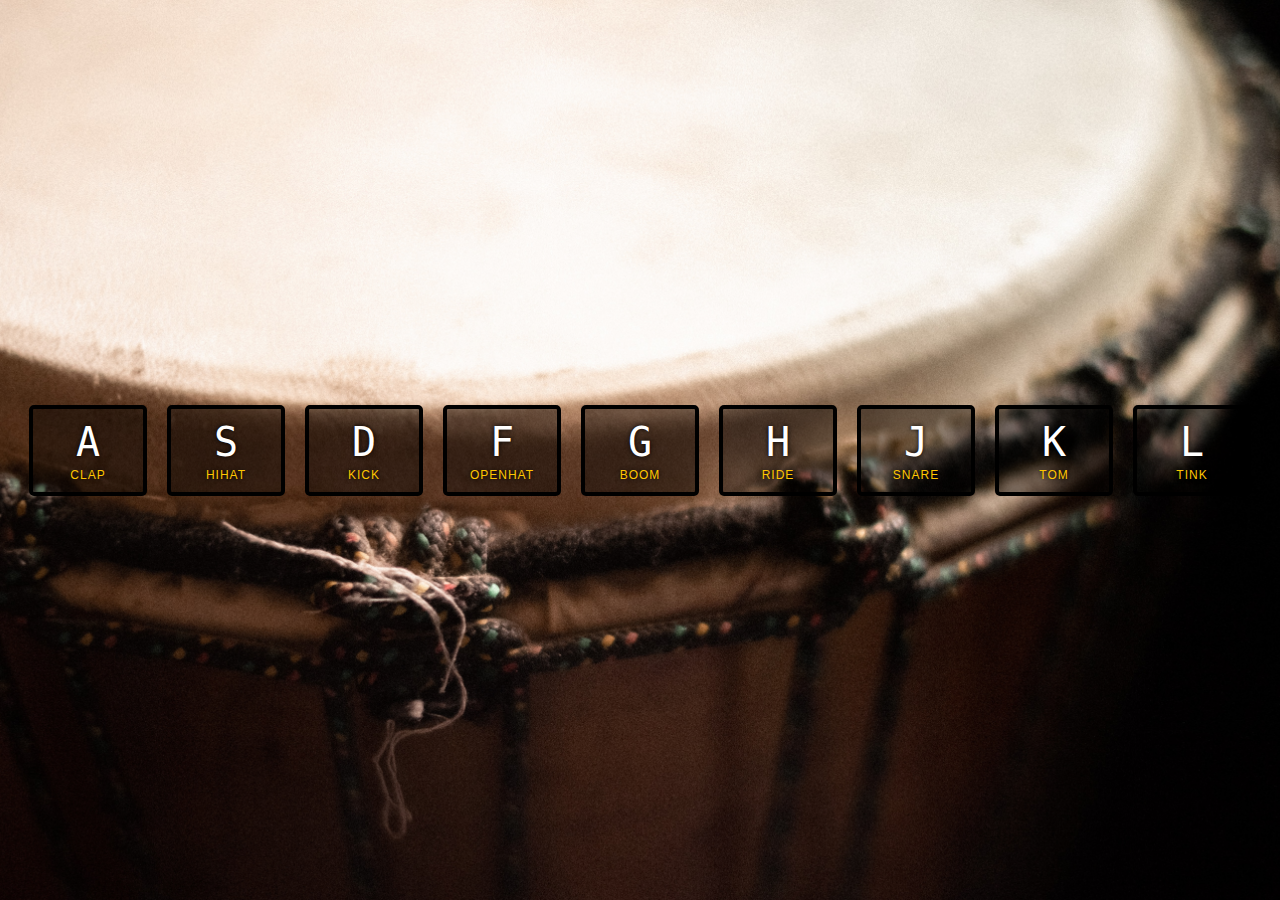
<file: index.html>
<!DOCTYPE html>
<html lang="en">
<head>
  <meta charset="UTF-8">
  <title>JS Drum Kit</title>
  <link rel="stylesheet" href="style.css">
</head>
<body>

  <div class="keys">
    <div data-key="a" class="key">
      <kbd>A</kbd>
      <span class="sound">clap</span>
    </div>
    <div data-key="s" class="key">
      <kbd>S</kbd>
      <span class="sound">hihat</span>
    </div>
    <div data-key="d" class="key">
      <kbd>D</kbd>
      <span class="sound">kick</span>
    </div>
    <div data-key="f" class="key">
      <kbd>F</kbd>
      <span class="sound">openhat</span>
    </div>
    <div data-key="g" class="key">
      <kbd>G</kbd>
      <span class="sound">boom</span>
    </div>
    <div data-key="h" class="key">
      <kbd>H</kbd>
      <span class="sound">ride</span>
    </div>
    <div data-key="j" class="key">
      <kbd>J</kbd>
      <span class="sound">snare</span>
    </div>
    <div data-key="k" class="key">
      <kbd>K</kbd>
      <span class="sound">tom</span>
    </div>
    <div data-key="l" class="key">
      <kbd>L</kbd>
      <span class="sound">tink</span>
    </div>
  </div>

<script src = "script/index.js"> </script>


</body>
</html>
</file>
<file: style.css>
html {
  font-size: 10px;
  background: url('./background2.jpg') bottom center;
  background-size: cover;
}

body,html {
  margin: 0;
  padding: 0;
  font-family: sans-serif;
}

.keys {
  display: flex;
  flex: 1;
  min-height: 100vh;
  align-items: center;
  justify-content: center;
}

.key {
  border: .4rem solid black;
  border-radius: .5rem;
  margin: 1rem;
  font-size: 1.5rem;
  padding: 1rem .5rem;
  transition: all .07s ease;
  width: 10rem;
  text-align: center;
  color: white;
  background: rgba(0,0,0,0.4);
  text-shadow: 0 0 .5rem black;
}

.playing {
  transform: scale(1.1);
  border-color: #ffc600;
  box-shadow: 0 0 1rem #ffc600;
}

kbd {
  display: block;
  font-size: 4rem;
}

.sound {
  font-size: 1.2rem;
  text-transform: uppercase;
  letter-spacing: .1rem;
  color: #ffc600;
}
</file>
